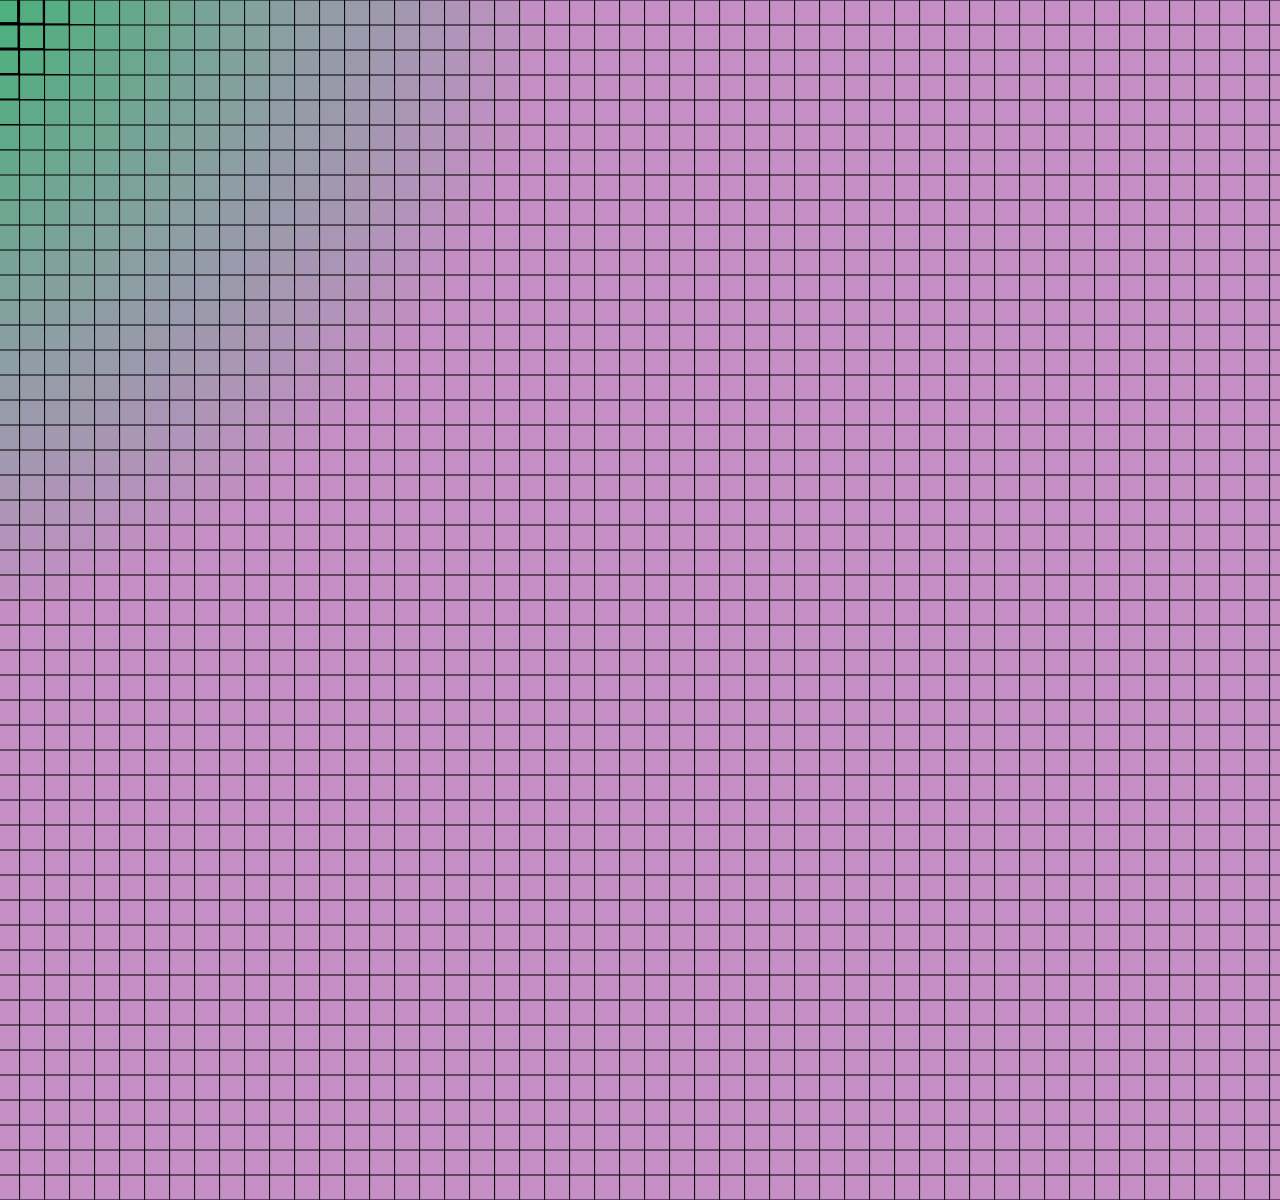
<file: index.html>
<<!DOCTYPE html>
<html>
<head>
  <meta charset="utf-8">
  <meta name="viewport" content="width=device-width, initial-scale=1">
  <title></title>
  <style type="text/css">
    body{
      display: flex;
      align-items: center;
      justify-content: center;
      overflow: hidden;
      background: #000;
    }

  </style>
</head>
<body>

<div id="mainwindow"></div>

<script type="text/javascript" src="p5.min.js"></script>
<script type="text/javascript">
var canvasSize = 1500;
var dots = 60;
var dotpos = canvasSize/dots;
  function setup() {
    frameRate(90);
    let canvas = createCanvas(2000, canvasSize);
    canvas.parent("mainwindow");
  }
let frames = 0;

  function draw() {
    angleMode(DEGREES);
    background(0);
    frames = sin(frameCount);
    frames = map(frames,-1,1,-20,20)
    centerX = Math.round(canvasSize/dotpos)/(frames * cos(frameCount));
    centerY = Math.round(canvasSize/dotpos)/(frames * sin(frameCount));

    //shrinkSize = dist(centerX, centerY, 0,0);

    size = 0;
    for (let i = 0; i < dots*2; i++) {
      for (let j = 0; j < dots+5; j++) {
        shrinkSize = dist(i, j, centerX,centerY);
        size = map(shrinkSize, 30, 0, 25, 3, true);
        red = map(size, 0,25,0,197);
        blue = map(size, 0,25,80,197);
        green = map(size, 0,25,197,142);
        fill(red,green,blue);
        rect(i*dotpos,j*dotpos,size+frames,size+frames);
      }
    }
    
  }
</script>
</body>
</html>
</file>
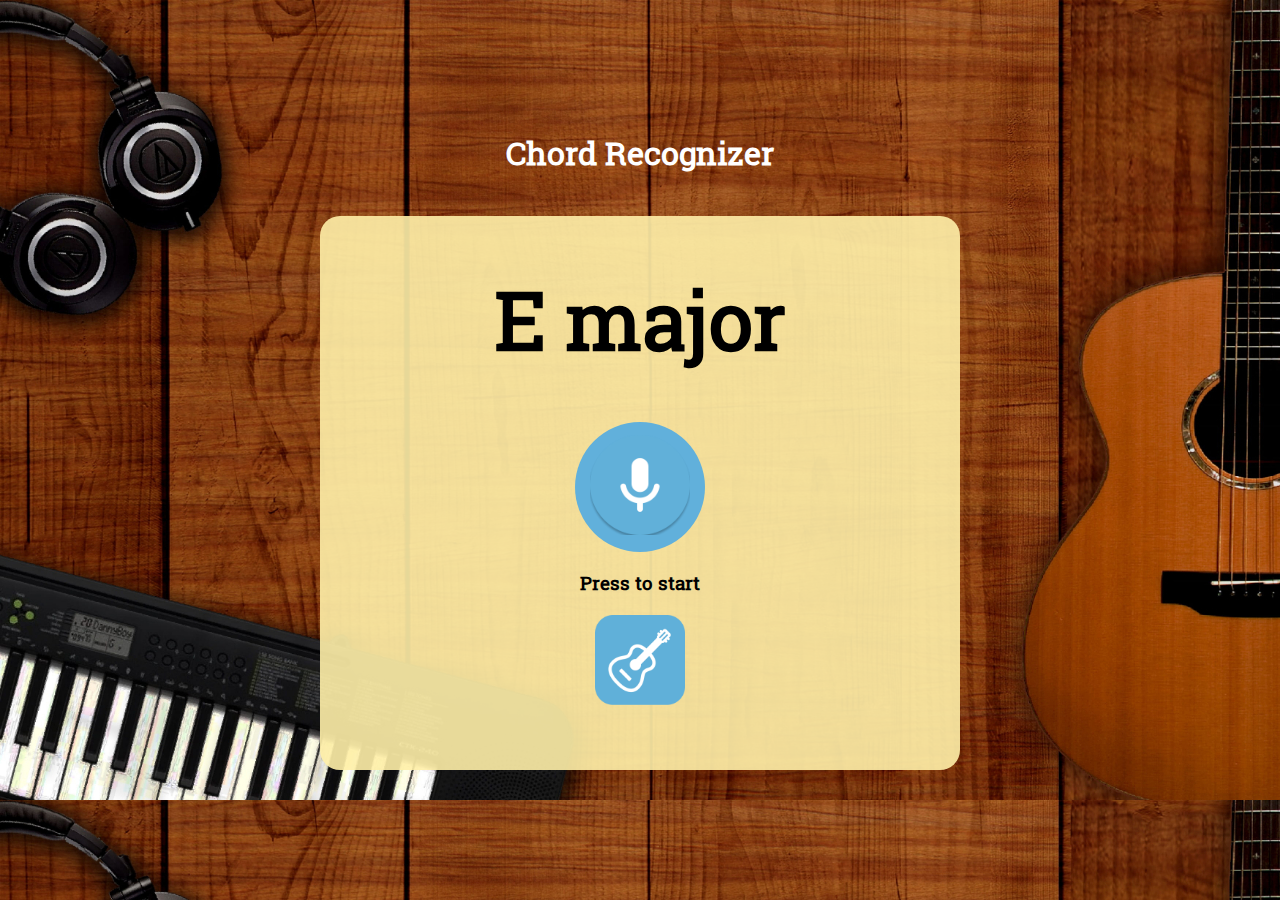
<file: pproject/index.html>
<!DOCTYPE html>
<html>
<head>
	<meta charset="utf-8">
	<title>Chord Recognizer</title>
	<link rel="stylesheet" type="text/css" href="css/style.css">
	<script src="main.js"></script>
</head>
<body>
	<div class="flex">
			<h1 class="title">Chord Recognizer</h1>
		<div class="container blue">
			<h1 class="chordname">E major</h1>
			<button class="center"><img src="pic/m.png" id="mic" onclick="change();"></button>
			<h3 id="status">Press to start</h3>
			<img src="pic/gui.png" id="guitar">
		</div>
	</div>
	<!--<div class="piano">-->
		<!--<h4>Coming <br> soon</h4> -->
		<!--<img src="pic/p.png" id=""> -->
		
	<!--</div>-->

</body>
</html>
</file>
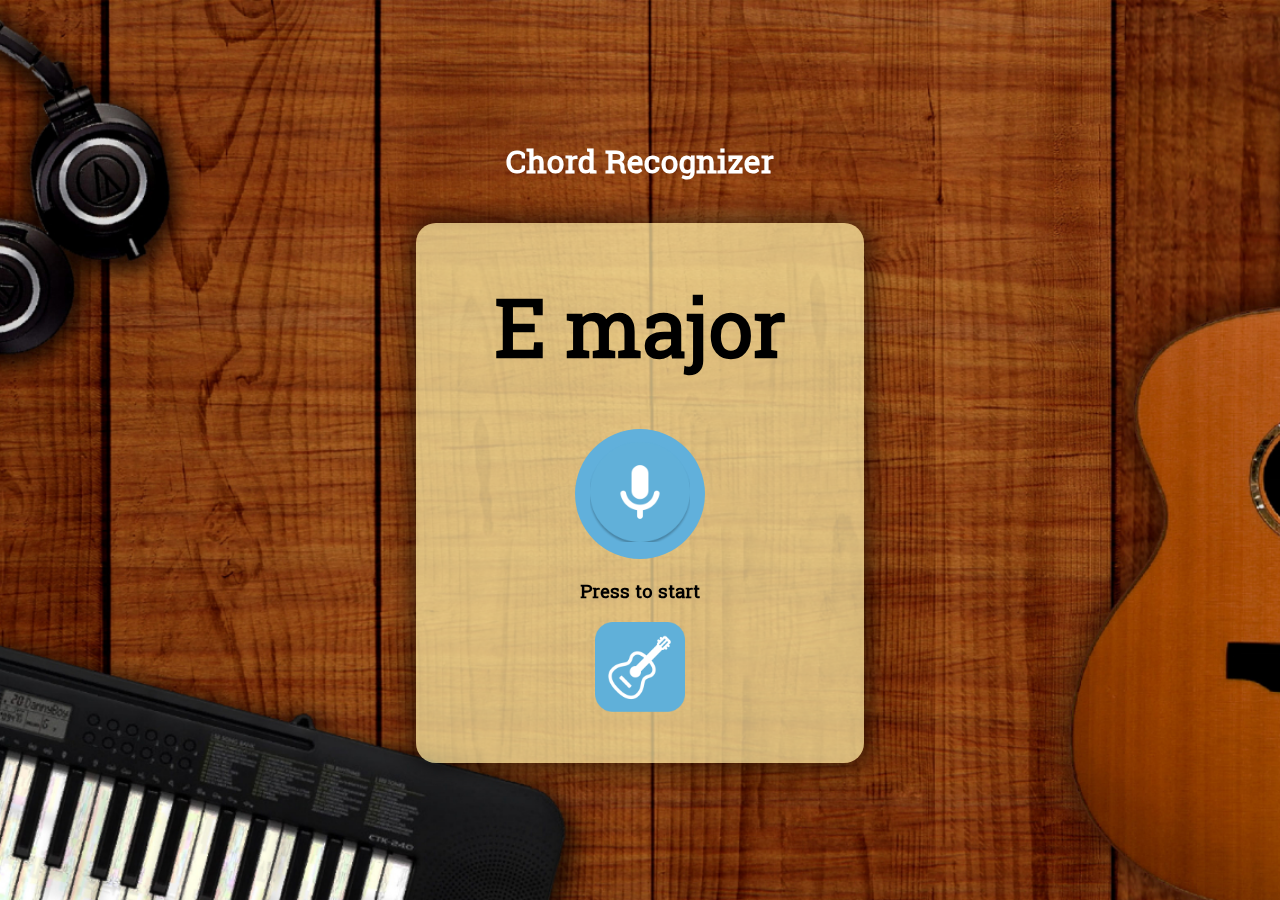
<file: project/index.html>
<!DOCTYPE html>
<html>
<head>
	<meta charset="utf-8">
	<title>Chord Recognizer</title>
	<link rel="stylesheet" type="text/css" href="css/style.css">
	<link rel="stylesheet" type="text/css" href="css/spectogram.css">
	<script src="main.js"></script>
</head>
<body>
	<div class="backgroundlayer" id="bglayer"></div>
	
	<div class="flex">
			<h1 class="title">Chord Recognizer</h1>
		<div class="container blue" id="container">
			<h1 class="chordname">E major</h1>
			<button class="center" onclick="change();">
				<img src="pic/m.png" id="mic">
				<div class="cont" id="bars">
					
						<div class="bar bar1"></div>
						<div class="bar bar2"></div>
						<div class="bar bar3"></div>

				</div>

			</button>
			<h3 id="status">Press to start</h3>
			<img src="pic/gui.png" id="guitar">
		</div>
	</div>

	<!--<div class="piano">-->
		<!--<h4>Coming <br> soon</h4> -->
		<!--<img src="pic/p.png" id=""> -->
		
	<!--</div>-->

</body>
</html>
</file>
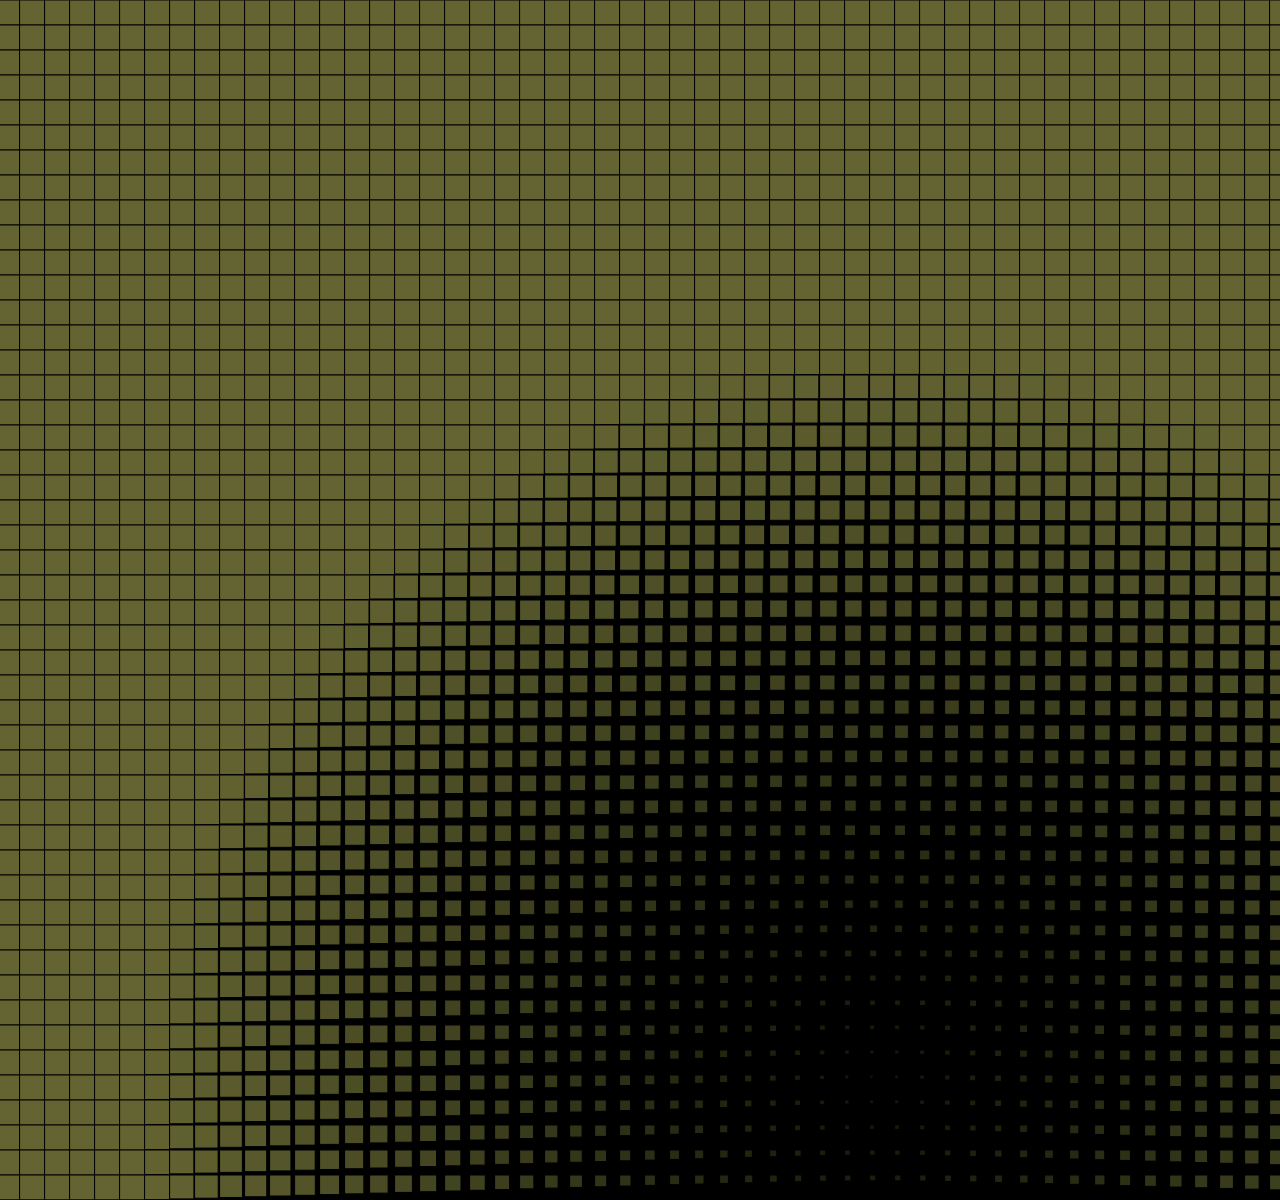
<file: alarm/p5js/index.html>
<<!DOCTYPE html>
<html>
<head>
  <meta charset="utf-8">
  <meta name="viewport" content="width=device-width, initial-scale=1">
  <title></title>
  <style type="text/css">
    body{
      display: flex;
      align-items: center;
      justify-content: center;
      overflow: hidden;
      background: #000;
    }

  </style>
</head>
<body>

<div id="mainwindow"></div>

<script type="text/javascript" src="p5.min.js"></script>
<script type="text/javascript">
var canvasSize = 1500;
var dots = 60;
var dotpos = canvasSize/dots;
  function setup() {
    frameRate(90);
    let canvas = createCanvas(2000, canvasSize);
    canvas.parent("mainwindow");
  }
let frames = 0;

  function draw() {
    angleMode(DEGREES);
    background(0);
    frames = sin(frameCount);
    frames2 = tan(frameCount);
    frames = map(frames,-1,1,0,60)
    frames2 = map(frames2,-1,1,0,60)
    centerX = frames;
    centerY = frames2;

    //shrinkSize = dist(centerX, centerY, 0,0);

    size = 0;
    for (let i = 0; i < dots*2; i++) {
      for (let j = 0; j < dots+5; j++) {
        shrinkSize = dist(i, j, centerX,centerY);
        size = map(shrinkSize, 30, 0, 25, 3, true);
        red = map(size, 0,25,4,100);
        blue = map(size, 0,25,0,50);
        green = map(size, 0,25,10,100);
        fill(red,green,blue);
        rect(i*dotpos,j*dotpos,size,size);
      }
    }
    
  }
</script>
</body>
</html>
</file>
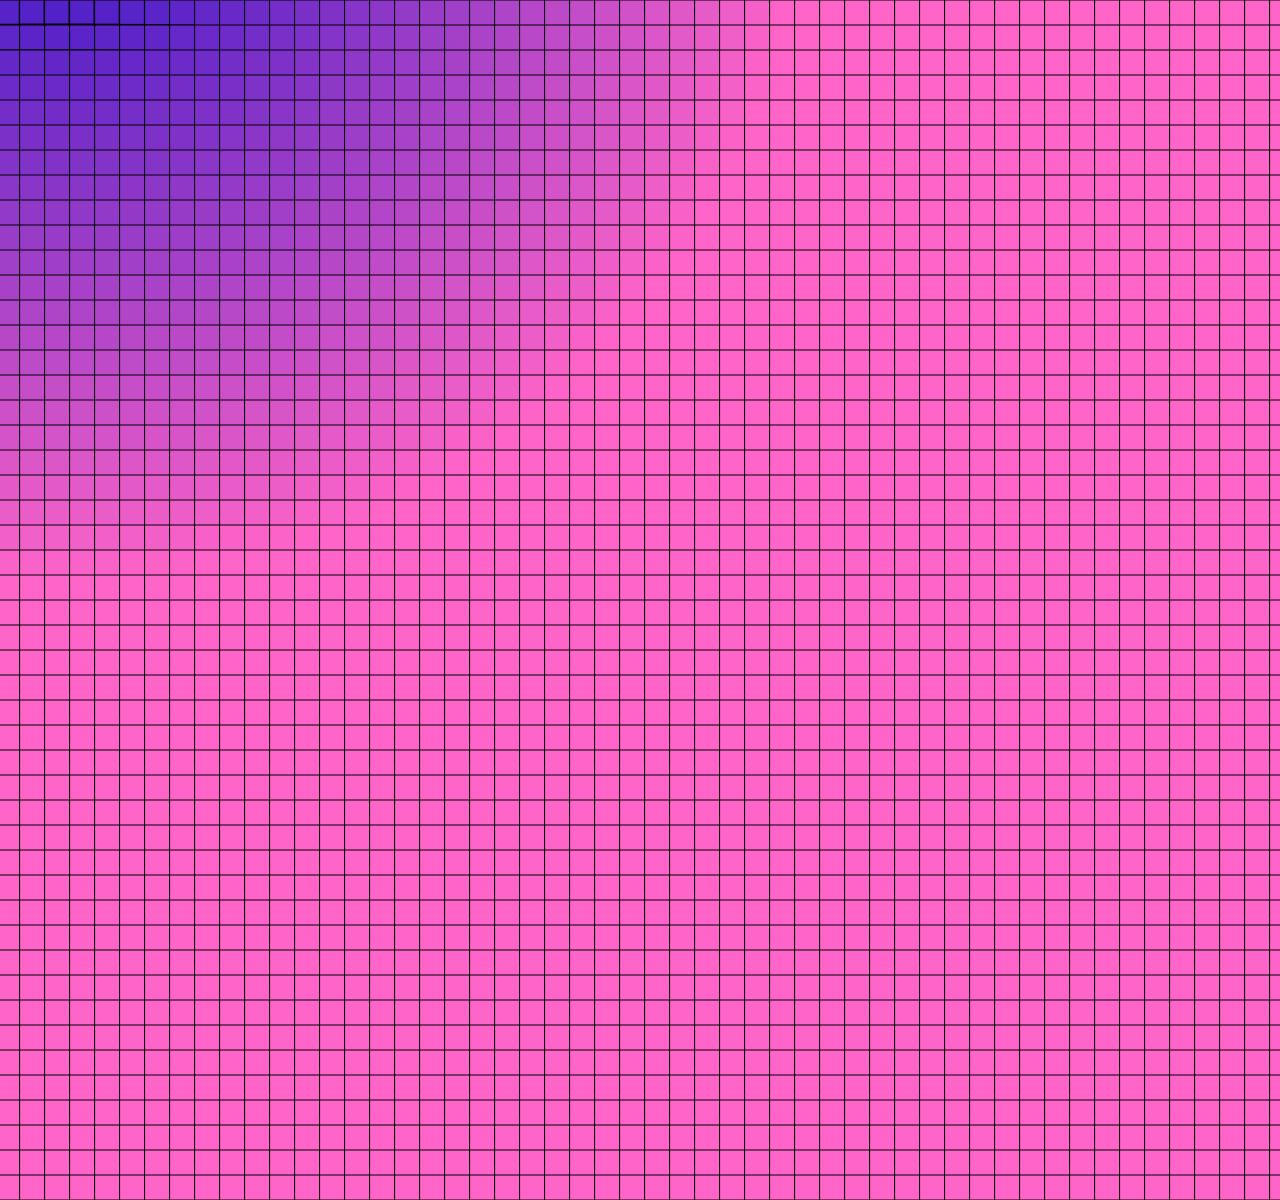
<file: bet.html>
<<!DOCTYPE html>
<html>
<head>
  <meta charset="utf-8">
  <meta name="viewport" content="width=device-width, initial-scale=1">
  <title></title>
  <style type="text/css">
    body{
      display: flex;
      align-items: center;
      justify-content: center;
      /*overflow: hidden;*/
      background: #000;
    }

  </style>
</head>
<body>

<div id="mainwindow"></div>

<script type="text/javascript" src="p5.min.js"></script>
<script type="text/javascript">
var canvasSize = 1500;
var dots = 60;
var dotpos = canvasSize/dots;
  function setup() {
    frameRate(90);
    let canvas = createCanvas(1500, canvasSize);
    canvas.parent("mainwindow");
  }
let frames = 0;

  function draw() {
    angleMode(DEGREES);
    background(0);
    frames = sin(frameCount);
    frames = map(frames,-1,1,-20,20)
    centerX = Math.round(canvasSize/dotpos)/(frames * cos(frameCount));
    centerY = Math.round(canvasSize/dotpos)/(frames * sin(frameCount));

    //shrinkSize = dist(centerX, centerY, 0,0);

    size = 0;
    for (let i = 0; i < dots; i++) {
      for (let j = 0; j < dots+5; j++) {
        shrinkSize = dist(i, j, centerX,centerY);
        size = map(shrinkSize, 30, 0, 25, 3, true);
        blue = map(size, 0,25,0,100);
        red = map(size, 0,25,0,255);
        fill(red,blue,200);
        rect(i*dotpos,j*dotpos,size+frames,size+frames);
      }
    }
    
  }
</script>
</body>
</html>
</file>
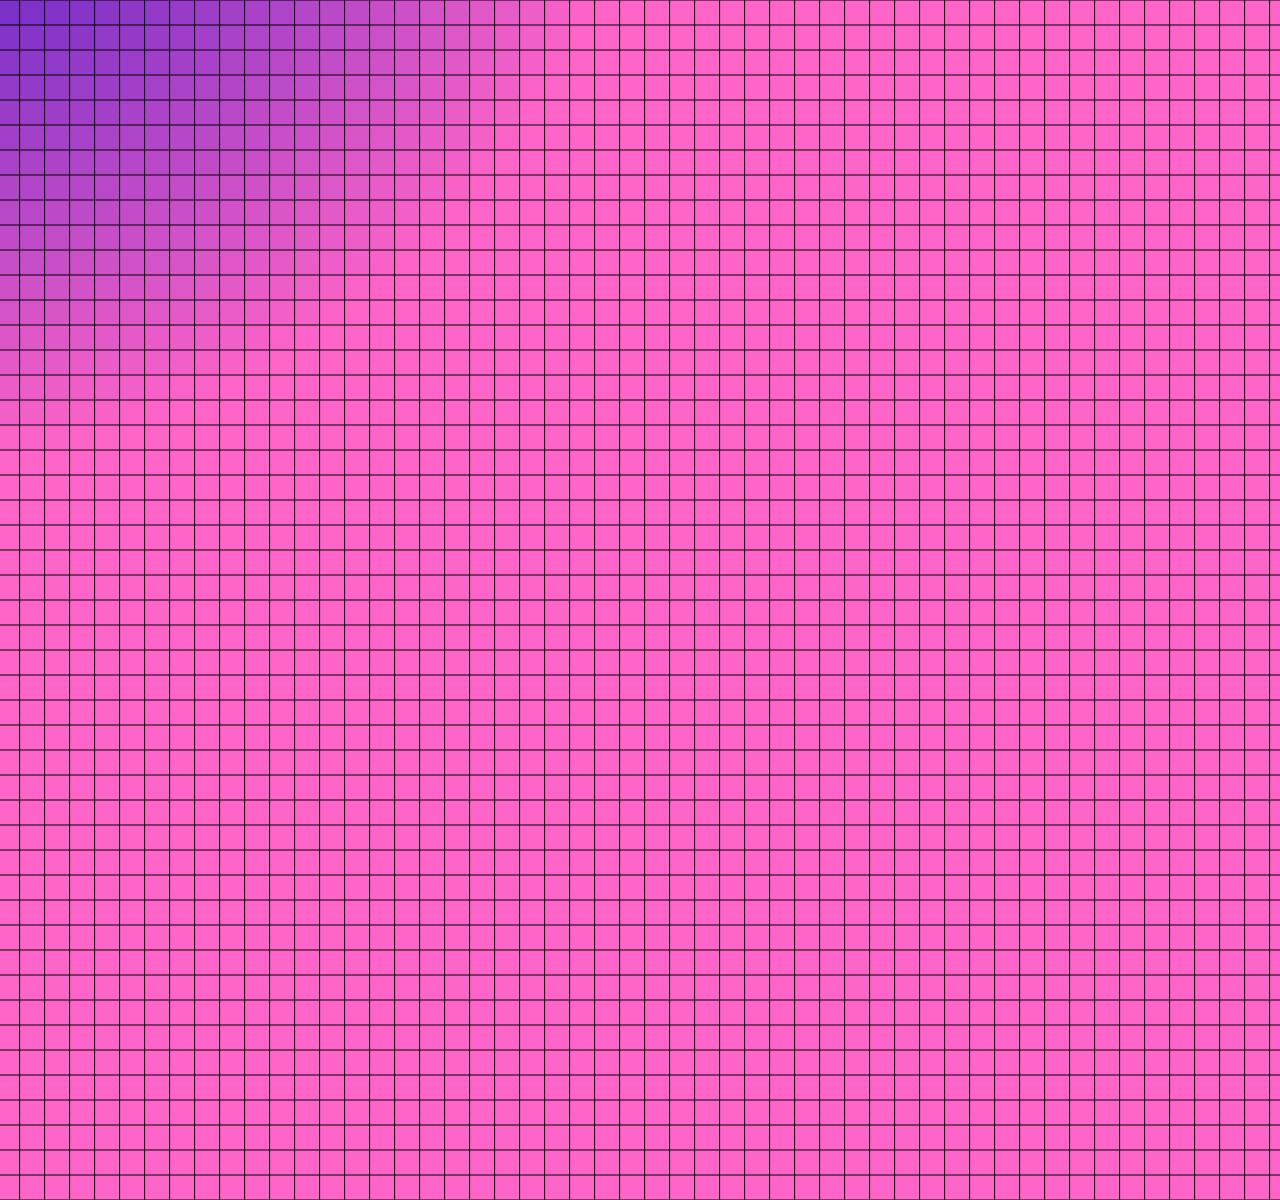
<file: alarm/p5js/unpredictable1.html>
<<!DOCTYPE html>
<html>
<head>
  <meta charset="utf-8">
  <meta name="viewport" content="width=device-width, initial-scale=1">
  <title></title>
  <style type="text/css">
    body{
      display: flex;
      align-items: center;
      justify-content: center;
      /*overflow: hidden;*/
      background: #000;
    }

  </style>
</head>
<body>

<div id="mainwindow"></div>

<script type="text/javascript" src="p5.min.js"></script>
<script type="text/javascript">
var canvasSize = 1500;
var dots = 60;
var dotpos = canvasSize/dots;
  function setup() {
    frameRate(90);
    let canvas = createCanvas(1500, canvasSize);
    canvas.parent("mainwindow");
  }
let frames = 0;

  function draw() {
    angleMode(DEGREES);
    background(0);
    frames = sin(frameCount);
    frames = map(frames,-1,1,-20,20)
    centerX = Math.round(mouseX/dotpos)/(frames * sin(frameCount/1.5));
    centerY = Math.round(mouseY/dotpos)/(frames * sin(frameCount/1.5));

    //shrinkSize = dist(centerX, centerY, 0,0);

    size = 0;
    for (let i = 0; i < dots; i++) {
      for (let j = 0; j < dots+5; j++) {
        shrinkSize = dist(i, j, centerX,centerY);
        size = map(shrinkSize, 30, 0, 25, 3, true);
        blue = map(size, 0,25,0,100);
        red = map(size, 0,25,0,255);
        fill(red,blue,200);
        rect(i*dotpos,j*dotpos,size+frames,size+frames);
      }
    }
    
  }
</script>
</body>
</html>
</file>
<file: pproject/css/style.css>
body{
	font-family: robotoslab ,monospace, sans-serif, serif;
	background: url('../pic/bg.jpg') #ffefa7;
    margin: 0;
    padding: 0;
}

@font-face{
    font-family: 'robotoslab';
    src: url('../fonts/roboto.ttf');
}

.blue{
    background: skyblue;
}
.red{
    background: orange;
}
.flex{
    display: flex;
    flex-direction: column;
    justify-content: center;
    align-items: center;
    height: 100vh;
    margin: 0;
}

.chordname{
    font-size: 5em;
    margin: 0;
    top: -30px;
    position: relative;
    margin-bottom: 20px;
}
.container{
    width: 50%;
    background: rgba(255,239,168,0.9);
    border-radius: 20px;
    padding: 80px 0px 60px 0px;
    text-align: center;
}

.title{
    position: relative;
    top: -20px;
    color: white;
}

.center {
	border-radius: 50%;
	width: 130px;
	height: 130px;
	border: none;
	cursor: pointer;
	background-color: #61b0db;
}

.center:hover{
	padding: 15px;
	opacity: .9;
}

#mic{
	height: 100px;
}

#guitar{
	height: 90px;
    position: relative;
}
/*
.piano{
	height: 90px;
	display: inline-flex;
    max-width: 100%;
    position: absolute;
    bottom:7rem;
    left:50%;
    transform:translateX(-50%);
    background: url(p.png);
}*/


/* responsive container*/
@media screen and (max-width: 1024px) {
  .container {
    width: 50%;
  }
}
@media screen and (max-width: 950px) {
  .container {
    width: 70%;
  }
}
@media screen and (max-width: 820px) {
  .container {
    width: 90%;
  }
}
</file>
<file: project/css/style.css>
body{
	font-family: robotoslab ,arial, sans-serif, serif;
    margin: 0;
    padding: 0;
}

.backgroundlayer{
    position: fixed;
    height: 100%;
    width: 100%;
    top: 0;
    left:0;
    z-index: -1;
    background: url('../pic/bg.jpg') #8A4014;
    background-size: cover;
    background-attachment: fixed;
    background-position: center;
    transition: 1s ease; /*smoothen the transistion in 1 second duration*/
}

.scaleup{ /* this class is added using javascript (element.classList.toggle('name')). called when the mic button is clicked */
    /*this will increase the size of the background*/
    transform: scale(1.2);
    
    /*for other browsers if the above code doesn't work*/ 
    -webkit-transform: scale(1.2); 
    -moz-transform: scale(1.2); 
}
.scaledown{
    transform: scale(.9); 
    -webkit-transform: scale(.9); 
    -moz-transform: scale(.9); 
}

@font-face{
    font-family: 'robotoslab';
    src: url('../fonts/roboto.ttf');
}

.blue{
    background: skyblue;
}

.red{
    background: orange;
}

.flex{
    display: flex;
    flex-direction: column;
    justify-content: center;
    align-items: center;
    height: 100vh;
    margin: 0;
}

.chordname{
    font-size: 5em;
    margin: 0;
    top: -30px;
    position: relative;
    margin-bottom: 20px;
}

.container{
    width: 35%;
    background: rgba(255,239,168,.7);
    border-radius: 20px;
    padding: 80px 0px 60px 0px;
    text-align: center;
    box-shadow: 0 0 25px 5px rgba(0,0,0,.6);
    height: 400px;
    transition: 1s ease; /*smoothen the transistion in 1 second duration*/
}

.title{
    position: relative;
    top: -20px;
    color: white;
}

.center {
	border-radius: 50%;
	width: 130px;
	height: 130px;
	border: none;
	cursor: pointer;
	background-color: #61b0db;
}

.center:hover{
	padding: 15px;
	opacity: .9;
}

#mic{
	height: 100px;
}
.micdisappear{
    display: none;
}

#guitar{
	height: 90px;
    position: relative;
}

/*
.piano{
	height: 90px;
	display: inline-flex;
    max-width: 100%;
    position: absolute;
    bottom:7rem;
    left:50%;
    transform:translateX(-50%);
    background: url(p.png);
}*/


/* responsive container*/
@media screen and (max-width: 1024px) {
  .container{
    width: 50%;
  }
}
@media screen and (max-width: 950px) {
  .container {
    width: 70%;
  }
}
@media screen and (max-width: 820px) {
  .container {
    width: 90%;
  }
}
</file>
<file: project/css/spectogram.css>
.cont{
	display: none;
	width: 100%;
	justify-content: center;
	align-items: center;
}
.contflex{
	display: flex;
}

.bar{
	width: 10px;
	height: 10px;
	margin: 0px 5px 0px 5px;
	border-radius: 50px;
	background-color: #fff;
}
.bar2{
	animation: middle 1s ease infinite;
}
.bar3{
	animation: side .8s ease infinite .1s;
}
.bar1{
	animation: side .9s ease infinite .1s;
}

@keyframes side{
	0%{
		height: 5px;
	}
	25%{
		height: 20px;
	}
	40%{
		height: 15px;
	}
	50%{
		height: 30px;
	}
	60%{
		height: 15px;
	}
	75%{
		height: 20px;
	}
	100%{
		height: 5px;
	}
}

@keyframes middle{
	0%{
		height: 30px;
	}
	25%{
		height: 50px;
	}
	40%{
		height: 40px;
	}
	30%{
		height: 60px;
	}
	50%{
		height: 50px;
	}
	60%{
		height: 40px;
	}
	70%{
		height: 30px;
	}
	75%{
		height: 50px;
	}
	100%{
		height: 30px;
	}
}
</file>
